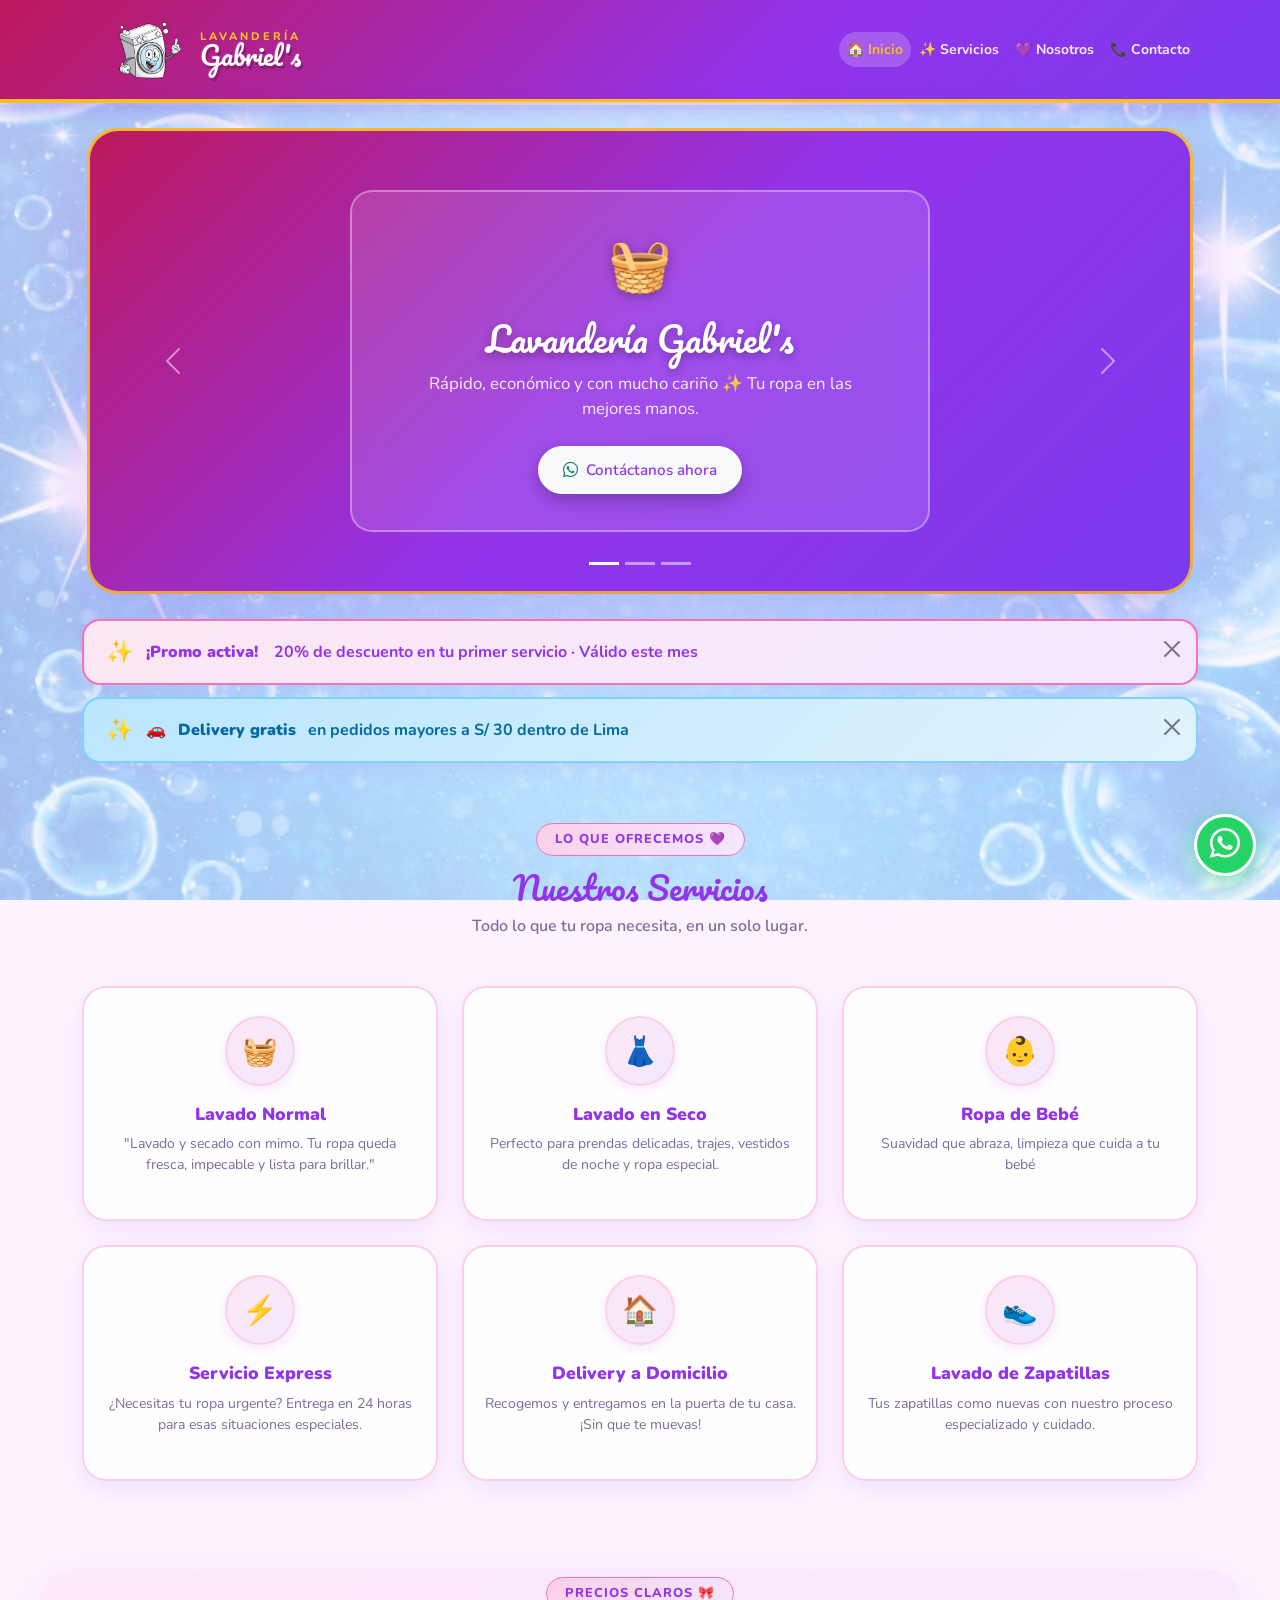
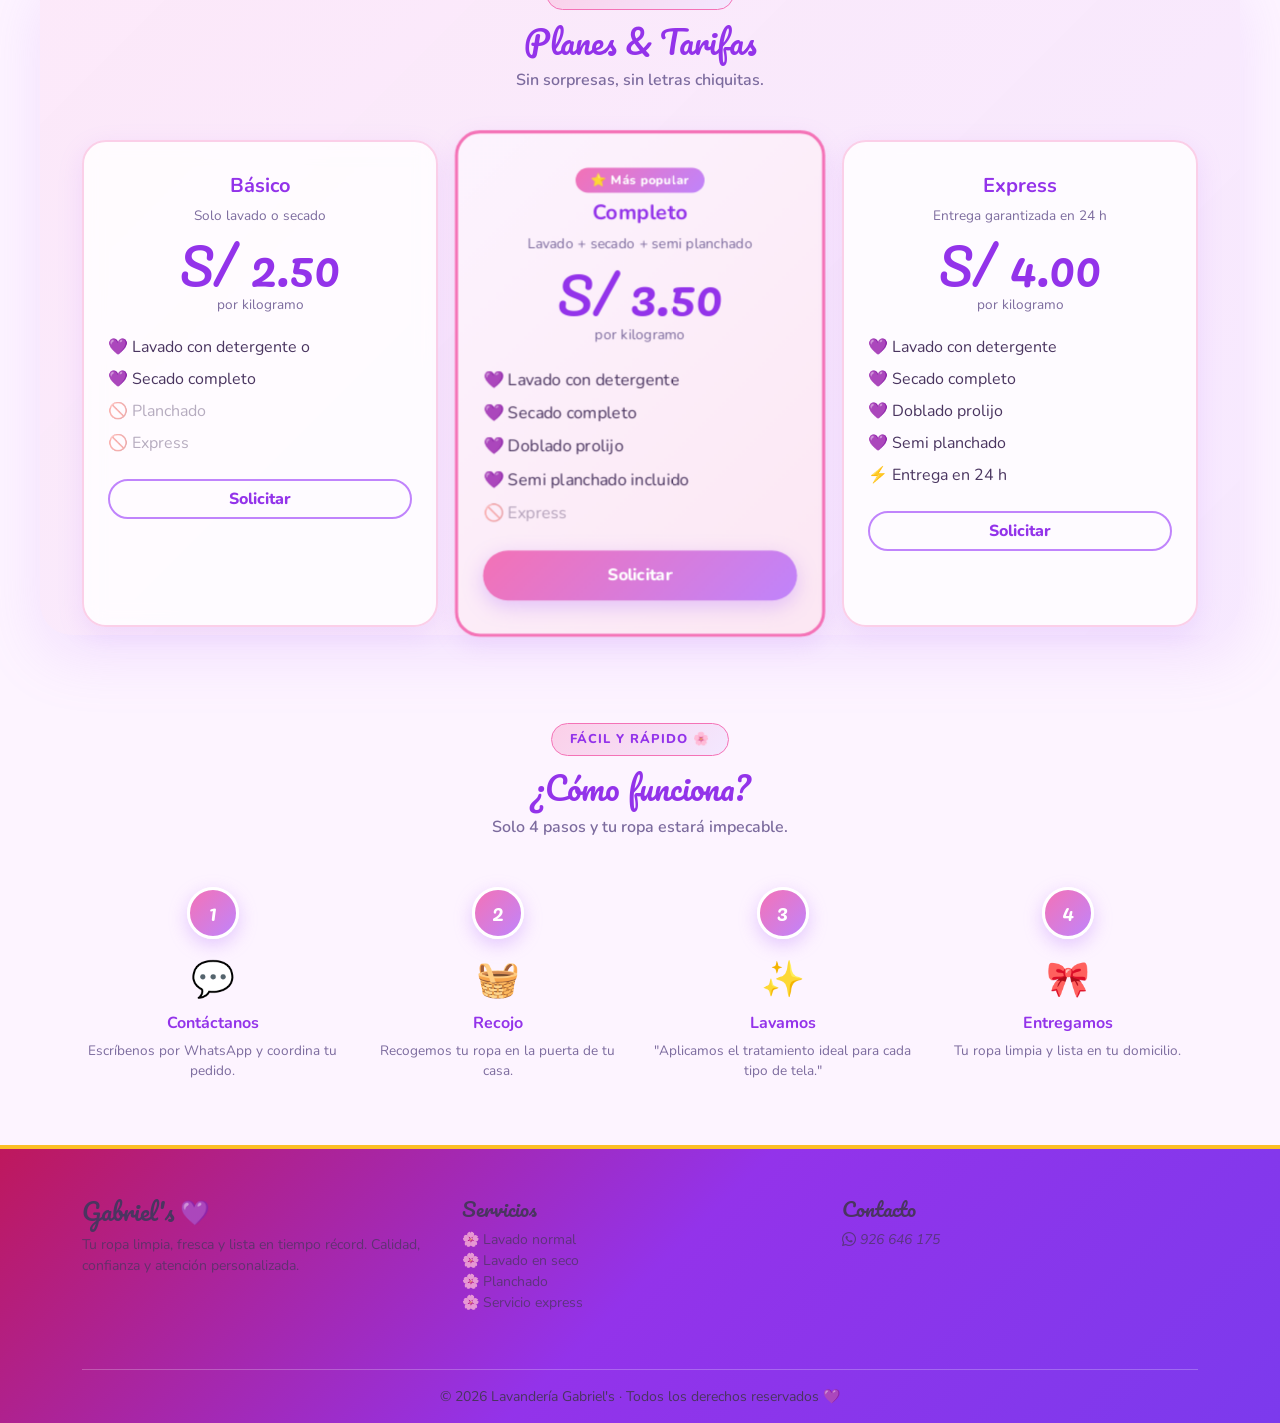
<file: index.html>
<!DOCTYPE html>
<html lang="es">

<head>
    <meta charset="UTF-8">
    <meta name="viewport" content="width=device-width, initial-scale=1.0">
    <title>Lavandería Gabriel's — Inicio</title>
    <link href="https://cdn.jsdelivr.net/npm/bootstrap@5.3.8/dist/css/bootstrap.min.css" rel="stylesheet"
        integrity="sha384-sRIl4kxILFvY47J16cr9ZwB07vP4J8+LH7qKQnuqkuIAvNWLzeN8tE5YBujZqJLB" crossorigin="anonymous">
    <link rel="stylesheet" href="https://cdn.jsdelivr.net/npm/bootstrap-icons@1.13.1/font/bootstrap-icons.min.css">
    <link rel="stylesheet" href="styles.css">
</head>

<body>

    <!-- ══ NAVBAR ══ -->
    <nav class="navbar navbar-expand-lg lavanav">
        <div class="container">
            <a class="navbar-brand d-flex align-items-center gap-2" href="index.html">
                <img src="img/logotipo01.png" alt="logo" width="110">
                <div class="d-flex flex-column">
                    <span class="brand-top">Lavandería</span>
                    <span class="brand-name">Gabriel's</span>
                </div>
            </a>
            <button class="navbar-toggler" type="button" data-bs-toggle="collapse" data-bs-target="#menu">
                <span class="navbar-toggler-icon"></span>
            </button>
            <div class="collapse navbar-collapse" id="menu">
                <ul class="navbar-nav ms-auto">
                    <li class="nav-item"><a class="nav-link activo-real" href="index.html">🏠 Inicio</a></li>
                    <li class="nav-item"><a class="nav-link" href="servicios.html">✨ Servicios</a></li>
                    <li class="nav-item"><a class="nav-link" href="nosotros.html">💜 Nosotros</a></li>
                    <li class="nav-item"><a class="nav-link" href="contacto.html">📞 Contacto</a></li>
                </ul>

            </div>
        </div>
    </nav>

    <main>

        <!-- ══ HERO CAROUSEL ══ -->
        <div id="heroCarousel" class="carousel slide carousel-fade" data-bs-ride="carousel" data-bs-interval="4500">
            <div class="carousel-indicators">
                <button type="button" data-bs-target="#heroCarousel" data-bs-slide-to="0" class="active"></button>
                <button type="button" data-bs-target="#heroCarousel" data-bs-slide-to="1"></button>
                <button type="button" data-bs-target="#heroCarousel" data-bs-slide-to="2"></button>
            </div>
            <div class="carousel-inner">

                <div class="carousel-item active">
                    <div class="carousel-slide slide-1">
                        <div>
                            <span class="carousel-icon">🧺</span>
                            <h1>Lavandería Gabriel's</h1>
                            <p>Rápido, económico y con mucho cariño ✨ Tu ropa en las mejores manos.</p>
                            <a href="https://wa.me/51926646175"
                                class="btn btn-light btn-lg rounded-pill px-4 fw-semibold">
                                <i class="bi bi-whatsapp text-success me-2"></i>Contáctanos ahora
                            </a>
                        </div>
                    </div>
                </div>

                <div class="carousel-item">
                    <div class="carousel-slide slide-2">
                        <div>
                            <span class="carousel-icon">🎀</span>
                            <h1>20% de descuento</h1>
                            <p>¡En tu primer servicio! Solo por este mes — aprovecha esta oferta especial.</p>
                            <a href="https://wa.me/51926646175"
                                class="btn btn-light btn-lg rounded-pill px-4 fw-semibold">
                                Pedir mi descuento 💕
                            </a>
                        </div>
                    </div>
                </div>

                <div class="carousel-item">
                    <div class="carousel-slide slide-3">
                        <div>
                            <span class="carousel-icon">🚗</span>
                            <h1>Delivery gratuito</h1>
                            <p>En pedidos mayores a S/ 30 — recogemos y entregamos en la puerta de tu casa.</p>
                            <a href="https://wa.me/51926646175"
                                class="btn btn-light btn-lg rounded-pill px-4 fw-semibold">
                                Solicitar delivery 🛍️
                            </a>
                        </div>
                    </div>
                </div>

            </div>
            <button class="carousel-control-prev" type="button" data-bs-target="#heroCarousel" data-bs-slide="prev">
                <span class="carousel-control-prev-icon"></span>
            </button>
            <button class="carousel-control-next" type="button" data-bs-target="#heroCarousel" data-bs-slide="next">
                <span class="carousel-control-next-icon"></span>
            </button>
        </div>

        <!-- ══ PROMOS ══ -->
        <div class="container mt-4">
            <div class="promo-banner alert-dismissible fade show" role="alert">
                <strong>¡Promo activa!</strong> &nbsp;20% de descuento en tu primer servicio · Válido este mes
                <button type="button" class="btn-close ms-auto" data-bs-dismiss="alert"></button>
            </div>
            <div class="promo-banner info alert-dismissible fade show" role="alert">
                🚗 <strong>Delivery gratis</strong> en pedidos mayores a S/ 30 dentro de Lima
                <button type="button" class="btn-close ms-auto" data-bs-dismiss="alert"></button>
            </div>
        </div>

        <!-- ══ SERVICIOS ══ -->
        <section id="servicios" class="py-5">
            <div class="container">
                <div class="text-center mb-5 fade-in">
                    <span class="section-badge">Lo que ofrecemos 💜</span>
                    <h2 class="section-title">Nuestros Servicios</h2>
                    <p style="color:var(--texto-claro); font-weight:600;">Todo lo que tu ropa necesita, en un solo
                        lugar.</p>
                </div>
                <div class="row g-4">

                    <div class="col-md-4 fade-in">
                        <div class="service-card">
                            <div class="service-icon">🧺</div>
                            <h5>Lavado Normal</h5>
                            <p>"Lavado y secado con mimo. Tu ropa queda fresca, impecable y lista para brillar."</p>
                        </div>
                    </div>

                    <div class="col-md-4 fade-in">
                        <div class="service-card">
                            <div class="service-icon">👗</div>
                            <h5>Lavado en Seco</h5>
                            <p>Perfecto para prendas delicadas, trajes, vestidos de noche y ropa especial.</p>
                        </div>
                    </div>

                    <div class="col-md-4 fade-in">
                        <div class="service-card">
                            <div class="service-icon">👶</div>
                            <h5>Ropa de Bebé</h5>
                            <p>Suavidad que abraza, limpieza que cuida a tu bebé</p>
                        </div>
                    </div>

                    <div class="col-md-4 fade-in">
                        <div class="service-card">
                            <div class="service-icon">⚡</div>
                            <h5>Servicio Express</h5>
                            <p>¿Necesitas tu ropa urgente? Entrega en 24 horas para esas situaciones especiales.</p>
                        </div>
                    </div>

                    <div class="col-md-4 fade-in">
                        <div class="service-card">
                            <div class="service-icon">🏠</div>
                            <h5>Delivery a Domicilio</h5>
                            <p>Recogemos y entregamos en la puerta de tu casa. ¡Sin que te muevas!</p>
                        </div>
                    </div>

                    <div class="col-md-4 fade-in">
                        <div class="service-card">
                            <div class="service-icon">👟</div>
                            <h5>Lavado de Zapatillas</h5>
                            <p>Tus zapatillas como nuevas con nuestro proceso especializado y cuidado.</p>
                        </div>
                    </div>

                </div>
            </div>
        </section>

        <!-- ══ PRECIOS ══ -->
        <section id="precios" class="py-2">
            <div class="container">
                <div class="text-center mb-5 fade-in">
                    <span class="section-badge">Precios claros 🎀</span>
                    <h2 class="section-title">Planes & Tarifas</h2>
                    <p style="color:var(--texto-claro); font-weight:600;">Sin sorpresas, sin letras chiquitas.</p>
                </div>
                <div class="row g-4 justify-content-center">

                    <div class="col-md-4 fade-in">
                        <div class="price-card">
                            <h5 class="fw-bold" style="color:var(--lila-oscuro)">Básico</h5>
                            <p style="color:var(--texto-claro); font-size:0.85rem">Solo lavado o secado</p>
                            <div class="price-amount">S/ 2.50</div>
                            <p style="color:var(--texto-claro); margin-bottom:20px; font-size:0.85rem">por kilogramo</p>
                            <ul class="list-unstyled text-start mb-4">
                                <li class="mb-2">💜 Lavado con detergente o</li>
                                <li class="mb-2">💜 Secado completo</li>
                                <li class="mb-2" style="opacity:0.4">🚫 Planchado</li>
                                <li class="mb-2" style="opacity:0.4">🚫 Express</li>
                            </ul>
                            <a href="https://wa.me/51926646175"
                                class="btn btn-outline-primary w-100 rounded-pill">Solicitar</a>
                        </div>
                    </div>

                    <div class="col-md-4 fade-in">
                        <div class="price-card featured">
                            <span class="price-badge">⭐ Más popular</span>
                            <h5 class="fw-bold mt-2" style="color:var(--lila-oscuro)">Completo</h5>
                            <p style="color:var(--texto-claro); font-size:0.85rem">Lavado + secado + semi planchado</p>
                            <div class="price-amount">S/ 3.50</div>
                            <p style="color:var(--texto-claro); margin-bottom:20px; font-size:0.85rem">por kilogramo</p>
                            <ul class="list-unstyled text-start mb-4">
                                <li class="mb-2">💜 Lavado con detergente</li>
                                <li class="mb-2">💜 Secado completo</li>
                                <li class="mb-2">💜 Doblado prolijo</li>
                                <li class="mb-2">💜 Semi planchado incluido</li>
                                <li class="mb-2" style="opacity:0.4">🚫 Express</li>
                            </ul>
                            <a href="https://wa.me/51926646175" class="btn btn-primary w-100 rounded-pill">Solicitar</a>
                        </div>
                    </div>

                    <div class="col-md-4 fade-in">
                        <div class="price-card">
                            <h5 class="fw-bold" style="color:var(--lila-oscuro)">Express</h5>
                            <p style="color:var(--texto-claro); font-size:0.85rem">Entrega garantizada en 24 h</p>
                            <div class="price-amount">S/ 4.00</div>
                            <p style="color:var(--texto-claro); margin-bottom:20px; font-size:0.85rem">por kilogramo</p>
                            <ul class="list-unstyled text-start mb-4">
                                <li class="mb-2">💜 Lavado con detergente</li>
                                <li class="mb-2">💜 Secado completo</li>
                                <li class="mb-2">💜 Doblado prolijo</li>
                                <li class="mb-2">💜 Semi planchado</li>
                                <li class="mb-2">⚡ Entrega en 24 h</li>
                            </ul>
                            <a href="https://wa.me/51926646175"
                                class="btn btn-outline-primary w-100 rounded-pill">Solicitar</a>
                        </div>
                    </div>

                </div>
            </div>
        </section>

        <!-- ══ PROCESO ══ -->
        <section id="proceso" class="py-5">
            <div class="container">
                <div class="text-center mb-5 fade-in">
                    <span class="section-badge">Fácil y rápido 🌸</span>
                    <h2 class="section-title">¿Cómo funciona?</h2>
                    <p style="color:var(--texto-claro); font-weight:600;">Solo 4 pasos y tu ropa estará impecable.</p>
                </div>
                <div class="row text-center g-4">
                    <div class="col-6 col-md-3 fade-in">
                        <div class="step-circle">1</div>
                        <div style="font-size:2.2rem; margin-bottom:8px;">💬</div>
                        <h6 class="fw-bold" style="color:var(--lila-oscuro)">Contáctanos</h6>
                        <p style="color:var(--texto-claro); font-size:0.85rem">Escríbenos por WhatsApp y coordina tu
                            pedido.</p>
                    </div>
                    <div class="col-6 col-md-3 fade-in">
                        <div class="step-circle">2</div>
                        <div style="font-size:2.2rem; margin-bottom:8px;">🧺</div>
                        <h6 class="fw-bold" style="color:var(--lila-oscuro)">Recojo</h6>
                        <p style="color:var(--texto-claro); font-size:0.85rem">Recogemos tu ropa en la puerta de tu
                            casa.</p>
                    </div>
                    <div class="col-6 col-md-3 fade-in">
                        <div class="step-circle">3</div>
                        <div style="font-size:2.2rem; margin-bottom:8px;">✨</div>
                        <h6 class="fw-bold" style="color:var(--lila-oscuro)">Lavamos</h6>
                        <p style="color:var(--texto-claro); font-size:0.85rem">"Aplicamos el tratamiento ideal para cada
                            tipo de tela."</p>
                    </div>
                    <div class="col-6 col-md-3 fade-in">
                        <div class="step-circle">4</div>
                        <div style="font-size:2.2rem; margin-bottom:8px;">🎀</div>
                        <h6 class="fw-bold" style="color:var(--lila-oscuro)">Entregamos</h6>
                        <p style="color:var(--texto-claro); font-size:0.85rem">Tu ropa limpia y lista en tu domicilio.
                        </p>
                    </div>
                </div>
            </div>
        </section>

    </main>

    <!-- ══ TOAST BIENVENIDA ══ -->
    <div class="toast-container position-fixed bottom-0 start-0 p-3" style="z-index:1100;">
        <div id="welcomeToast" class="toast align-items-center border-0" role="alert" data-bs-delay="8000">
            <div class="d-flex">
                <div class="toast-body text-white fw-bold">
                    🎀 ¡Hola! Escríbenos y recibe <strong>20% de descuento</strong> en tu primer servicio.
                </div>
                <button type="button" class="btn-close btn-close-white me-2 m-auto" data-bs-dismiss="toast"></button>
            </div>
        </div>
    </div>

    <!-- ══ WHATSAPP FLOTANTE ══ -->
    <a href="https://wa.me/51926646175" class="whatsapp-btn" title="Escríbenos por WhatsApp">
        <i class="bi bi-whatsapp"></i>
    </a>

    <!-- ══ FOOTER ══ -->
    <footer class="pt-5 pb-3">
        <div class="container">
            <div class="row">
                <div class="col-md-4 mb-4">
                    <h4>Gabriel's 💜</h4>
                    <p class="small opacity-75">Tu ropa limpia, fresca y lista en tiempo récord. Calidad, confianza y
                        atención personalizada.</p>
                </div>
                <div class="col-md-4 mb-4">
                    <h5>Servicios</h5>
                    <ul class="list-unstyled small opacity-75">
                        <li>🌸 Lavado normal</li>
                        <li>🌸 Lavado en seco</li>
                        <li>🌸 Planchado</li>
                        <li>🌸 Servicio express</li>
                    </ul>
                </div>
                <div class="col-md-4 mb-4">
                    <h5>Contacto</h5>
                    <p class="mb-1 small opacity-75"><i class="bi bi-whatsapp"> 926 646 175</i></p>

                </div>
            </div>
            <hr class="border-light opacity-25">
            <div class="text-center small opacity-60">© 2026 Lavandería Gabriel's · Todos los derechos reservados 💜
            </div>
        </div>
    </footer>

    <script src="https://cdn.jsdelivr.net/npm/bootstrap@5.3.8/dist/js/bootstrap.bundle.min.js"
        integrity="sha384-FKyoEForCGlyvwx9Hj09JcYn3nv7wiPVlz7YYwJrWVcXK/BmnVDxM+D2scQbITxI"
        crossorigin="anonymous"></script>
    <script src="apps.js"></script>
</body>

</html>
</file>
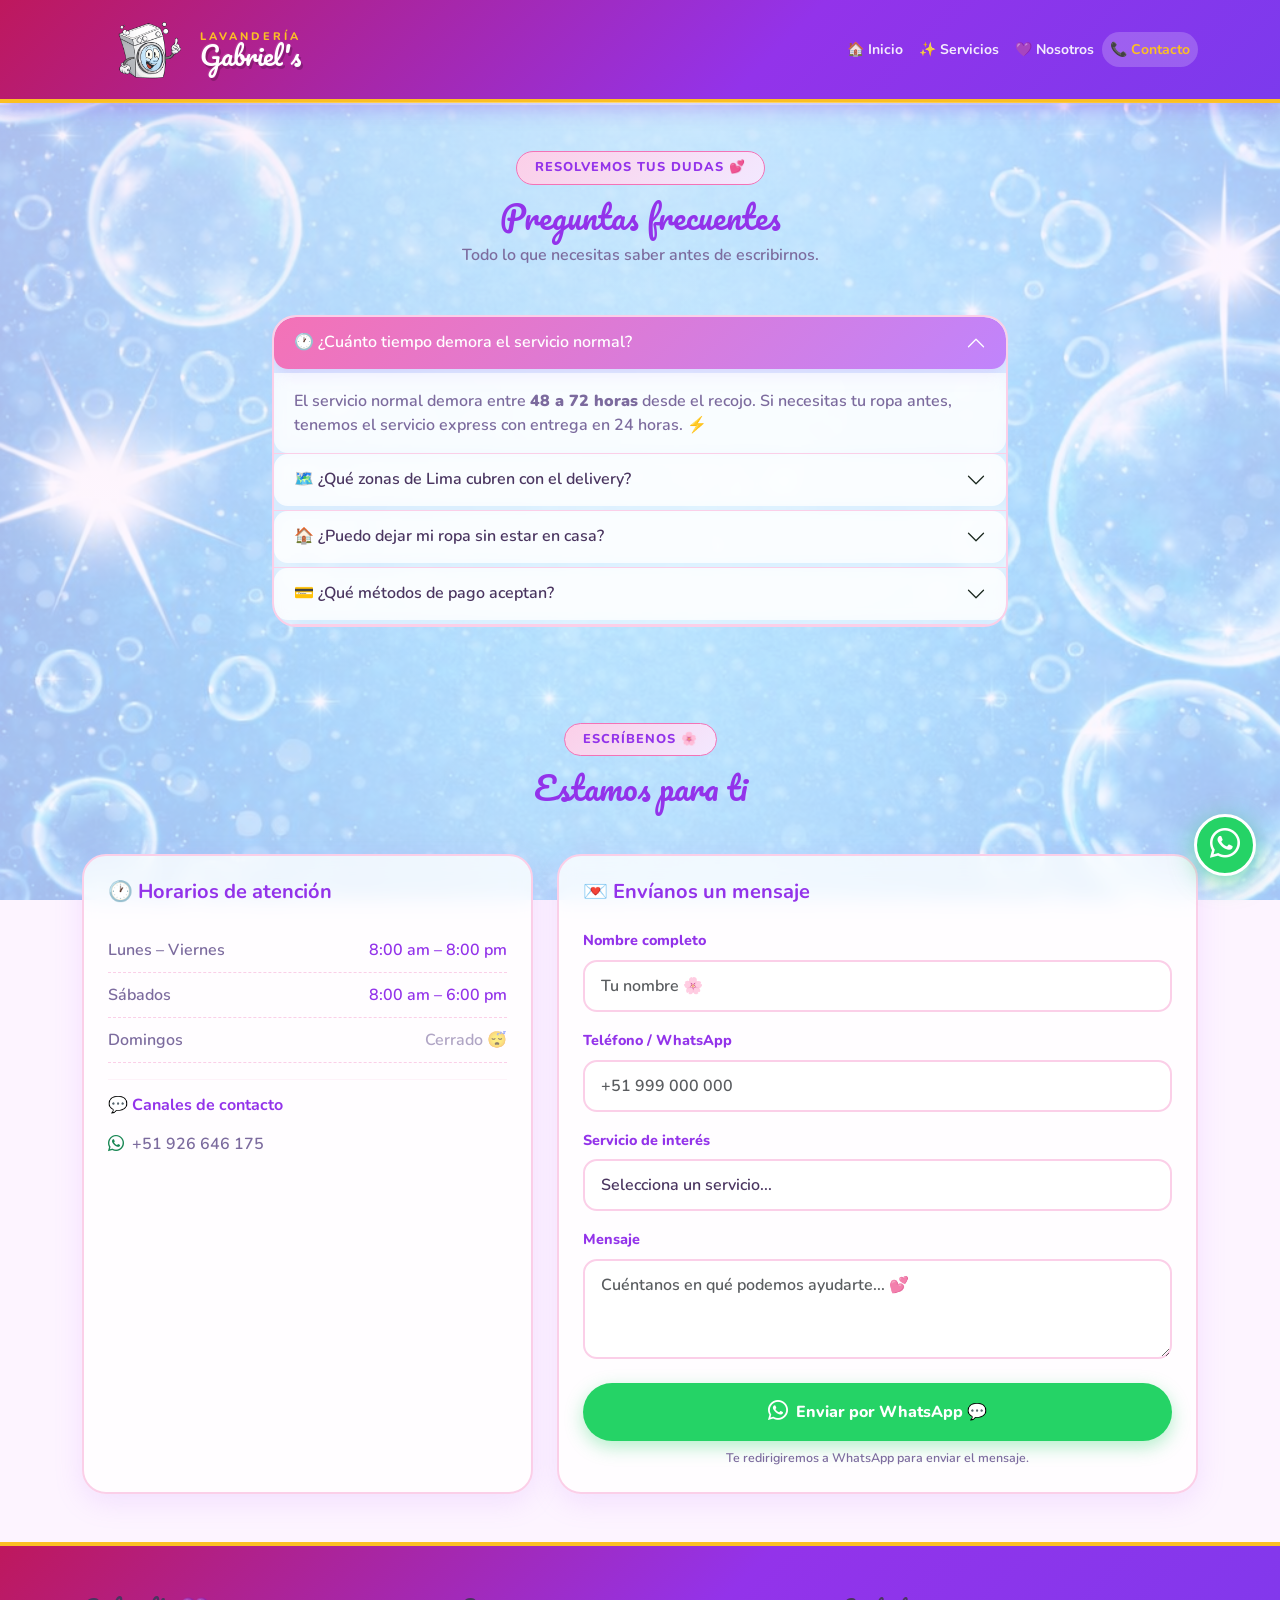
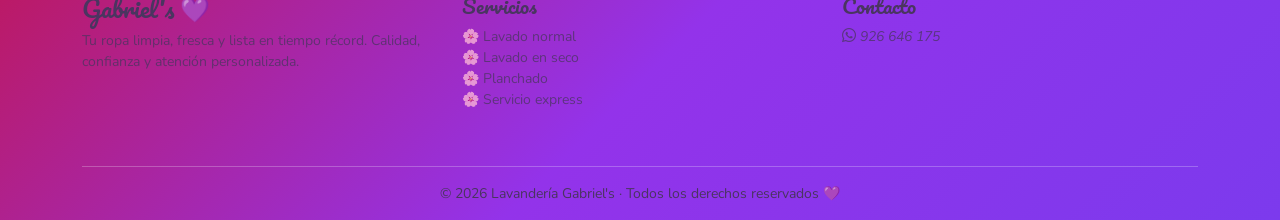
<file: contacto.html>
<!DOCTYPE html>
<html lang="es">

<head>
    <meta charset="UTF-8">
    <meta name="viewport" content="width=device-width, initial-scale=1.0">
    <title>Contacto — Lavandería Gabriel's</title>
    <link href="https://cdn.jsdelivr.net/npm/bootstrap@5.3.8/dist/css/bootstrap.min.css" rel="stylesheet"
        integrity="sha384-sRIl4kxILFvY47J16cr9ZwB07vP4J8+LH7qKQnuqkuIAvNWLzeN8tE5YBujZqJLB" crossorigin="anonymous">
    <link rel="stylesheet" href="https://cdn.jsdelivr.net/npm/bootstrap-icons@1.13.1/font/bootstrap-icons.min.css">
    <link rel="stylesheet" href="styles.css">
</head>

<body>

    <nav class="navbar navbar-expand-lg lavanav">
        <div class="container">
            <a class="navbar-brand d-flex align-items-center gap-2" href="index.html">
                <img src="img/logotipo01.png" alt="logo" width="110">
                <div class="d-flex flex-column">
                    <span class="brand-top">Lavandería</span>
                    <span class="brand-name">Gabriel's</span>
                </div>
            </a>
            <button class="navbar-toggler" type="button" data-bs-toggle="collapse" data-bs-target="#menu">
                <span class="navbar-toggler-icon"></span>
            </button>
            <div class="collapse navbar-collapse" id="menu">
                <ul class="navbar-nav ms-auto">
                    <li class="nav-item"><a class="nav-link" href="index.html">🏠 Inicio</a></li>
                    <li class="nav-item"><a class="nav-link" href="servicios.html">✨ Servicios</a></li>
                    <li class="nav-item"><a class="nav-link" href="nosotros.html">💜 Nosotros</a></li>
                    <li class="nav-item"><a class="nav-link activo-real" href="contacto.html">📞 Contacto</a></li>
                </ul>
            </div>
        </div>
    </nav>

    <main>

        <!-- ══ FAQ ══ -->
        <section id="faq" class="py-5">
            <div class="container">
                <div class="text-center mb-5 fade-in">
                    <span class="section-badge">Resolvemos tus dudas 💕</span>
                    <h2 class="section-title">Preguntas frecuentes</h2>
                    <p style="color:var(--texto-claro); font-weight:600;">Todo lo que necesitas saber antes de
                        escribirnos.</p>
                </div>

                <div class="row justify-content-center">
                    <div class="col-lg-8">
                        <div class="accordion accordion-flush rounded-4 overflow-hidden fade-in" id="faqAccordion"
                            style="background:rgba(255,255,255,0.5); backdrop-filter:blur(8px); border:2px solid var(--rosa-medio); border-radius:24px !important;">

                            <div class="accordion-item border-0 border-bottom"
                                style="border-color: var(--rosa-medio) !important;">
                                <h2 class="accordion-header">
                                    <button class="accordion-button fw-semibold" type="button" data-bs-toggle="collapse"
                                        data-bs-target="#faq1">
                                        🕐 ¿Cuánto tiempo demora el servicio normal?
                                    </button>
                                </h2>
                                <div id="faq1" class="accordion-collapse collapse show" data-bs-parent="#faqAccordion">
                                    <div class="accordion-body">
                                        El servicio normal demora entre <strong>48 a 72 horas</strong> desde el recojo.
                                        Si necesitas tu ropa antes, tenemos el servicio express con entrega en 24 horas.
                                        ⚡
                                    </div>
                                </div>
                            </div>

                            <div class="accordion-item border-0 border-bottom"
                                style="border-color: var(--rosa-medio) !important;">
                                <h2 class="accordion-header">
                                    <button class="accordion-button fw-semibold collapsed" type="button"
                                        data-bs-toggle="collapse" data-bs-target="#faq2">
                                        🗺️ ¿Qué zonas de Lima cubren con el delivery?
                                    </button>
                                </h2>
                                <div id="faq2" class="accordion-collapse collapse" data-bs-parent="#faqAccordion">
                                    <div class="accordion-body">
                                        Actualmente cubrimos Villa el Salvador. Consúltanos por WhatsApp si tu zona no está en la
                                        lista. 📍
                                    </div>
                                </div>
                            </div>

                            <div class="accordion-item border-0 border-bottom"
                                style="border-color: var(--rosa-medio) !important;">
                                <h2 class="accordion-header">
                                    <button class="accordion-button fw-semibold collapsed" type="button"
                                        data-bs-toggle="collapse" data-bs-target="#faq3">
                                        🏠 ¿Puedo dejar mi ropa sin estar en casa?
                                    </button>
                                </h2>
                                <div id="faq3" class="accordion-collapse collapse" data-bs-parent="#faqAccordion">
                                    <div class="accordion-body">
                                        ¡Sí! Coordinamos con portería para el recojo y
                                        entrega. Solo avísanos con anticipación. 😊
                                    </div>
                                </div>
                            </div>

                            <div class="accordion-item border-0 border-bottom"
                                style="border-color: var(--rosa-medio) !important;">
                                <h2 class="accordion-header">
                                    <button class="accordion-button fw-semibold collapsed" type="button"
                                        data-bs-toggle="collapse" data-bs-target="#faq4">
                                        💳 ¿Qué métodos de pago aceptan?
                                    </button>
                                </h2>
                                <div id="faq4" class="accordion-collapse collapse" data-bs-parent="#faqAccordion">
                                    <div class="accordion-body">
                                        Aceptamos efectivo, Yape. El pago se realiza al
                                        momento de la entrega. 💸
                                    </div>
                                </div>
                            </div>

                        </div>
                    </div>
                </div>
            </div>
        </section>

        <!-- ══ CONTACTO ══ -->
        <section id="contacto" class="py-5">
            <div class="container">
                <div class="text-center mb-5 fade-in">
                    <span class="section-badge">Escríbenos 🌸</span>
                    <h2 class="section-title">Estamos para ti</h2>
                </div>

                <div class="row g-4 justify-content-center">

                    <!-- HORARIOS -->
                    <div class="col-md-5 fade-in">
                        <div class="card p-4 h-100">
                            <h5 class="fw-bold mb-4" style="color:var(--lila-oscuro)">
                                🕐 Horarios de atención
                            </h5>
                            <div class="horario-row d-flex justify-content-between">
                                <span>Lunes – Viernes</span>
                                <span class="fw-semibold">8:00 am – 8:00 pm</span>
                            </div>
                            <div class="horario-row d-flex justify-content-between">
                                <span>Sábados</span>
                                <span class="fw-semibold">8:00 am – 6:00 pm</span>
                            </div>
                            <div class="horario-row d-flex justify-content-between">
                                <span>Domingos</span>
                                <span class="fw-semibold" style="color:var(--texto-claro); opacity:0.6">Cerrado
                                    😴</span>
                            </div>

                            <hr style="border-color:var(--rosa-medio)">

                            <h6 class="fw-bold mb-3" style="color:var(--lila-oscuro)">💬 Canales de contacto</h6>
                            <p class="mb-2" style="color:var(--texto-claro); font-weight:600;">
                                <i class="bi bi-whatsapp text-success me-2"></i>+51 926 646 175
                            </p>
                        </div>
                    </div>

                    <!-- FORMULARIO -->
                    <div class="col-md-7 fade-in">
                        <div class="card p-4 h-100">
                            <h5 class="fw-bold mb-4" style="color:var(--lila-oscuro)">
                                💌 Envíanos un mensaje
                            </h5>

                            <div class="mb-3">
                                <label class="form-label">Nombre completo</label>
                                <input type="text" class="form-control" placeholder="Tu nombre 🌸" id="fNombre">
                            </div>
                            <div class="mb-3">
                                <label class="form-label">Teléfono / WhatsApp</label>
                                <input type="tel" class="form-control" placeholder="+51 999 000 000" id="fTelefono">
                            </div>
                            <div class="mb-3">
                                <label class="form-label">Servicio de interés</label>
                                <select class="form-select" id="fServicio">
                                    <option value="">Selecciona un servicio...</option>
                                    <option>Lavado normal</option>
                                    <option>Lavado en seco</option>
                                    <option>Ropa de bebé</option>
                                    <option>Servicio express</option>
                                    <option>Planchado</option>
                                    <option>Recojo y delivery</option>
                                </select>
                            </div>
                            <div class="mb-4">
                                <label class="form-label">Mensaje</label>
                                <textarea class="form-control" rows="3"
                                    placeholder="Cuéntanos en qué podemos ayudarte... 💕" id="fMensaje"></textarea>
                            </div>

                            <button onclick="enviarWhatsApp()"
                                class="btn btn-success w-100 rounded-pill d-flex align-items-center justify-content-center gap-2"
                                style="font-size:1rem; padding:14px;">
                                <i class="bi bi-whatsapp fs-5"></i>
                                Enviar por WhatsApp 💬
                            </button>
                            <p class="text-center mt-2 mb-0"
                                style="font-size:0.78rem; color:var(--texto-claro); font-weight:600;">
                                Te redirigiremos a WhatsApp para enviar el mensaje.
                            </p>
                        </div>
                    </div>

                </div>
            </div>
        </section>

    </main>

    <!-- ══ TOAST ══ -->
    <div class="toast-container position-fixed bottom-0 start-0 p-3" style="z-index:1100;">
        <div id="welcomeToast" class="toast align-items-center border-0" role="alert" data-bs-delay="8000">
            <div class="d-flex">
                <div class="toast-body text-white fw-bold">
                    🎀 ¡Hola! Escríbenos y recibe <strong>20% de descuento</strong> en tu primer servicio.
                </div>
                <button type="button" class="btn-close btn-close-white me-2 m-auto" data-bs-dismiss="toast"></button>
            </div>
        </div>
    </div>

    <a href="https://wa.me/51926646175" class="whatsapp-btn" title="Escríbenos por WhatsApp">
        <i class="bi bi-whatsapp"></i>
    </a>

    <footer class="pt-5 pb-3">
        <div class="container">
            <div class="row">
                <div class="col-md-4 mb-4">
                    <h4>Gabriel's 💜</h4>
                    <p class="small opacity-75">Tu ropa limpia, fresca y lista en tiempo récord. Calidad, confianza y
                        atención personalizada.</p>
                </div>
                <div class="col-md-4 mb-4">
                    <h5>Servicios</h5>
                    <ul class="list-unstyled small opacity-75">
                        <li>🌸 Lavado normal</li>
                        <li>🌸 Lavado en seco</li>
                        <li>🌸 Planchado</li>
                        <li>🌸 Servicio express</li>
                    </ul>
                </div>
                <div class="col-md-4 mb-4">
                    <h5>Contacto</h5>
                    <p class="mb-1 small opacity-75"><i class="bi bi-whatsapp"> 926 646 175</i></p>

                </div>
            </div>
            <hr class="border-light opacity-25">
            <div class="text-center small opacity-60">© 2026 Lavandería Gabriel's · Todos los derechos reservados 💜
            </div>
        </div>
    </footer>

    <script src="https://cdn.jsdelivr.net/npm/bootstrap@5.3.8/dist/js/bootstrap.bundle.min.js"
        integrity="sha384-FKyoEForCGlyvwx9Hj09JcYn3nv7wiPVlz7YYwJrWVcXK/BmnVDxM+D2scQbITxI"
        crossorigin="anonymous"></script>
    <script src="apps.js"></script>
    <script>
        function enviarWhatsApp() {
            const nombre = document.getElementById('fNombre').value.trim();
            const telefono = document.getElementById('fTelefono').value.trim();
            const servicio = document.getElementById('fServicio').value;
            const mensaje = document.getElementById('fMensaje').value.trim();
            const texto = `🌸 *Hola Lavandería Gabriel's!*\n\n👤 Nombre: ${nombre || 'No indicado'}\n📞 Teléfono: ${telefono || 'No indicado'}\n🧺 Servicio: ${servicio || 'No indicado'}\n💬 Mensaje: ${mensaje || 'Sin mensaje'}`;
            const url = `https://wa.me/51926646175?text=${encodeURIComponent(texto)}`;
            window.open(url, '_blank');
        }
    </script>
</body>

</html>
</file>
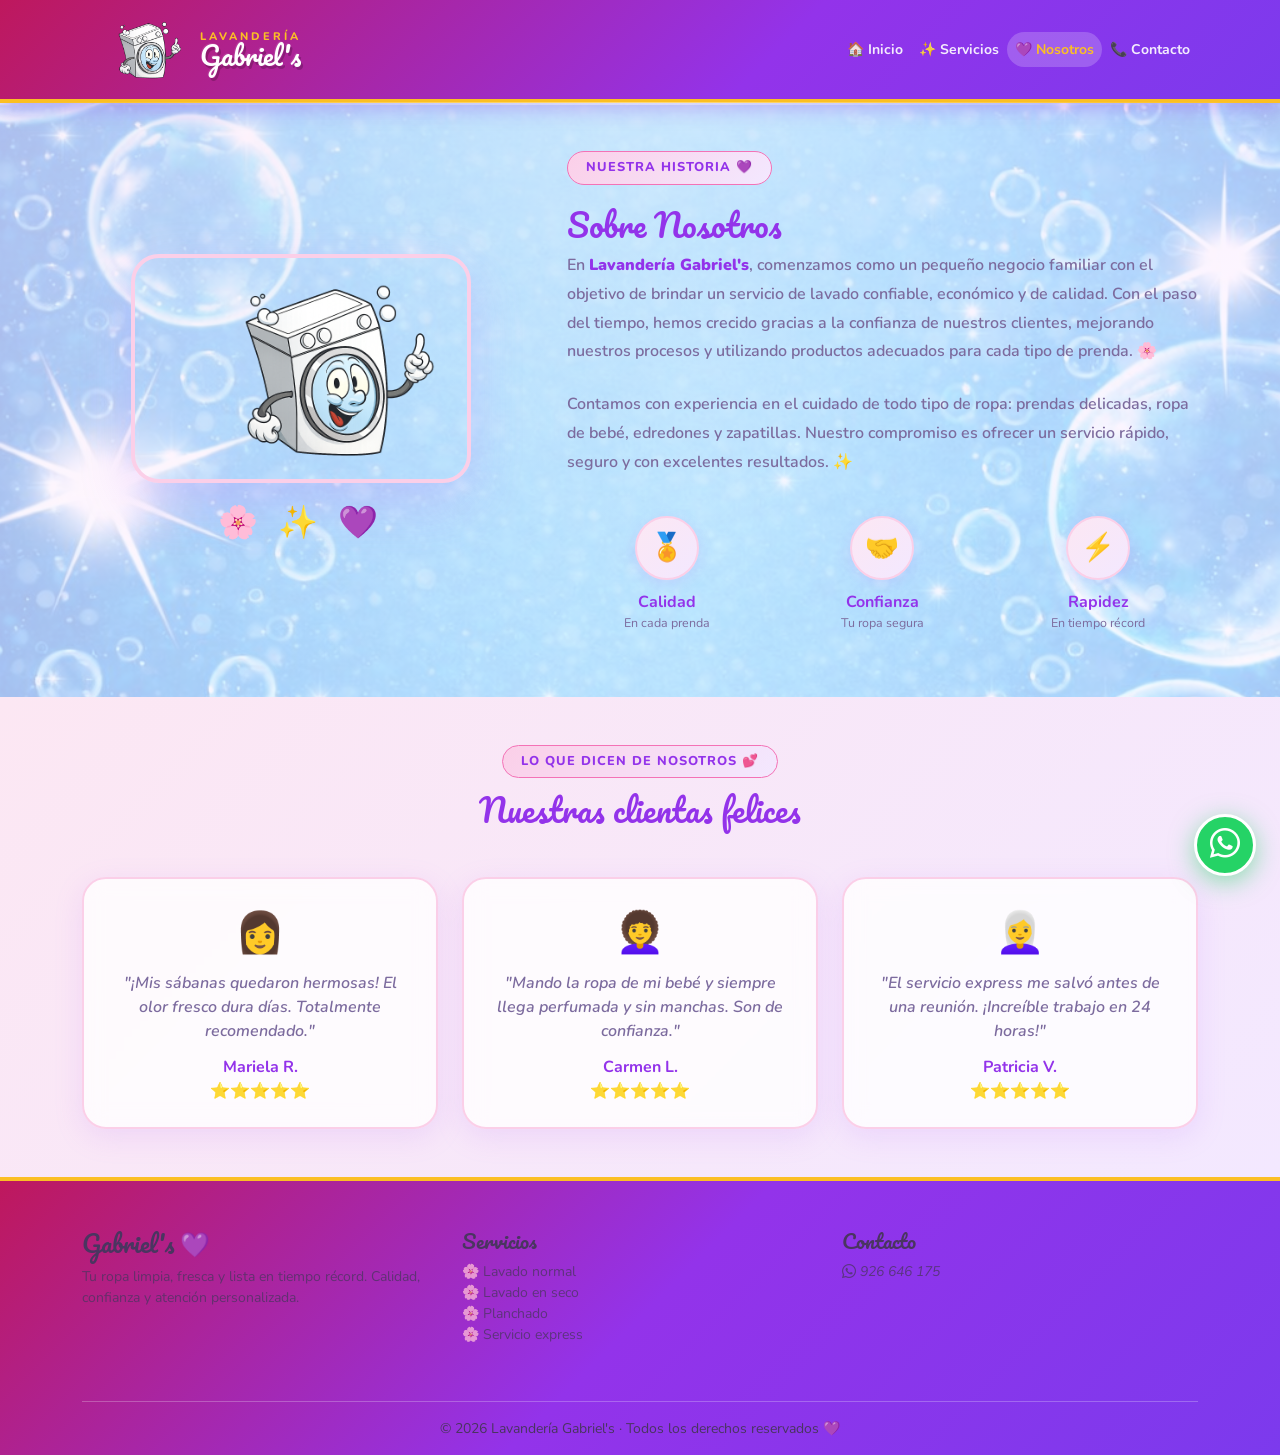
<file: nosotros.html>
<!DOCTYPE html>
<html lang="es">

<head>
    <meta charset="UTF-8">
    <meta name="viewport" content="width=device-width, initial-scale=1.0">
    <title>Nosotros — Lavandería Gabriel's</title>
    <link href="https://cdn.jsdelivr.net/npm/bootstrap@5.3.8/dist/css/bootstrap.min.css" rel="stylesheet"
        integrity="sha384-sRIl4kxILFvY47J16cr9ZwB07vP4J8+LH7qKQnuqkuIAvNWLzeN8tE5YBujZqJLB" crossorigin="anonymous">
    <link rel="stylesheet" href="https://cdn.jsdelivr.net/npm/bootstrap-icons@1.13.1/font/bootstrap-icons.min.css">
    <link rel="stylesheet" href="styles.css">
</head>

<body>

    <nav class="navbar navbar-expand-lg lavanav">
        <div class="container">
            <a class="navbar-brand d-flex align-items-center gap-2" href="index.html">
                <img src="img/logotipo01.png" alt="logo" width="110">
                <div class="d-flex flex-column">
                    <span class="brand-top">Lavandería</span>
                    <span class="brand-name">Gabriel's</span>
                </div>
            </a>
            <button class="navbar-toggler" type="button" data-bs-toggle="collapse" data-bs-target="#menu">
                <span class="navbar-toggler-icon"></span>
            </button>
            <div class="collapse navbar-collapse" id="menu">
                <ul class="navbar-nav ms-auto">
                    <li class="nav-item"><a class="nav-link" href="index.html">🏠 Inicio</a></li>
                    <li class="nav-item"><a class="nav-link" href="servicios.html">✨ Servicios</a></li>
                    <li class="nav-item"><a class="nav-link activo-real" href="nosotros.html">💜 Nosotros</a></li>
                    <li class="nav-item"><a class="nav-link" href="contacto.html">📞 Contacto</a></li>
                </ul>
            </div>
        </div>
    </nav>

    <main>

        <!-- SOBRE NOSOTROS -->
        <section class="container py-5">
            <div class="row align-items-center g-5">

                <!-- IMAGEN -->
                <div class="col-md-5 fade-in text-center">
                    <img src="img/logotipo01.png" class="nosotros-img img-fluid" alt="Lavandería Gabriel's"
                        style="max-width:340px;">
                    <!-- Decoración debajo de la imagen -->
                    <div class="mt-3" style="font-size:2rem; letter-spacing:6px;">🌸 ✨ 💜</div>
                </div>

                <!-- TEXTO -->
                <div class="col-md-7 fade-in">
                    <span class="section-badge">Nuestra historia 💜</span>
                    <h2 class="section-title mt-2">Sobre Nosotros</h2>

                    <p style="color:var(--texto-claro); font-weight:600; line-height:1.8;" class="mb-4">
                        En <strong style="color:var(--lila-oscuro)">Lavandería Gabriel's</strong>, comenzamos como un
                        pequeño negocio familiar
                        con el objetivo de brindar un servicio de lavado confiable, económico y de calidad.
                        Con el paso del tiempo, hemos crecido gracias a la confianza de nuestros clientes,
                        mejorando nuestros procesos y utilizando productos adecuados para cada tipo de prenda. 🌸
                    </p>

                    <p style="color:var(--texto-claro); font-weight:600; line-height:1.8;">
                        Contamos con experiencia en el cuidado de todo tipo de ropa: prendas delicadas,
                        ropa de bebé, edredones y zapatillas. Nuestro compromiso es ofrecer un servicio
                        rápido, seguro y con excelentes resultados. ✨
                    </p>

                    <!-- VALORES -->
                    <div class="row text-center mt-4 g-3">
                        <div class="col-4">
                            <div class="valor-icon">🏅</div>
                            <p class="fw-bold mb-0" style="color:var(--lila-oscuro)">Calidad</p>
                            <p style="font-size:0.78rem; color:var(--texto-claro)">En cada prenda</p>
                        </div>
                        <div class="col-4">
                            <div class="valor-icon">🤝</div>
                            <p class="fw-bold mb-0" style="color:var(--lila-oscuro)">Confianza</p>
                            <p style="font-size:0.78rem; color:var(--texto-claro)">Tu ropa segura</p>
                        </div>
                        <div class="col-4">
                            <div class="valor-icon">⚡</div>
                            <p class="fw-bold mb-0" style="color:var(--lila-oscuro)">Rapidez</p>
                            <p style="font-size:0.78rem; color:var(--texto-claro)">En tiempo récord</p>
                        </div>
                    </div>

                </div>
            </div>
        </section>

        <!-- TESTIMONIOS (sección nueva) -->
        <section class="py-5"
            style="background: linear-gradient(135deg, var(--rosa-claro), var(--lila-claro)); position:relative; z-index:1;">
            <div class="container">
                <div class="text-center mb-5 fade-in">
                    <span class="section-badge">Lo que dicen de nosotros 💕</span>
                    <h2 class="section-title">Nuestras clientas felices</h2>
                </div>
                <div class="row g-4 justify-content-center">

                    <div class="col-md-4 fade-in">
                        <div class="card p-4 h-100 text-center">
                            <div style="font-size:2.5rem; margin-bottom:8px;">👩</div>
                            <p
                                style="color:var(--texto-claro); font-weight:600; font-style:italic; margin-bottom:12px;">
                                "¡Mis sábanas quedaron hermosas! El olor fresco dura días. Totalmente recomendado."
                            </p>
                            <p class="fw-bold mb-0" style="color:var(--lila-oscuro)">Mariela R.</p>
                            <div style="color:var(--dorado)">⭐⭐⭐⭐⭐</div>
                        </div>
                    </div>

                    <div class="col-md-4 fade-in">
                        <div class="card p-4 h-100 text-center">
                            <div style="font-size:2.5rem; margin-bottom:8px;">👩‍🦱</div>
                            <p
                                style="color:var(--texto-claro); font-weight:600; font-style:italic; margin-bottom:12px;">
                                "Mando la ropa de mi bebé y siempre llega perfumada y sin manchas. Son de confianza."
                            </p>
                            <p class="fw-bold mb-0" style="color:var(--lila-oscuro)">Carmen L.</p>
                            <div style="color:var(--dorado)">⭐⭐⭐⭐⭐</div>
                        </div>
                    </div>

                    <div class="col-md-4 fade-in">
                        <div class="card p-4 h-100 text-center">
                            <div style="font-size:2.5rem; margin-bottom:8px;">👩‍🦳</div>
                            <p
                                style="color:var(--texto-claro); font-weight:600; font-style:italic; margin-bottom:12px;">
                                "El servicio express me salvó antes de una reunión. ¡Increíble trabajo en 24 horas!"
                            </p>
                            <p class="fw-bold mb-0" style="color:var(--lila-oscuro)">Patricia V.</p>
                            <div style="color:var(--dorado)">⭐⭐⭐⭐⭐</div>
                        </div>
                    </div>

                </div>
            </div>
        </section>

    </main>

    <a href="https://wa.me/51926646175" class="whatsapp-btn" title="Escríbenos por WhatsApp">
        <i class="bi bi-whatsapp"></i>
    </a>

    <footer class="pt-5 pb-3">
        <div class="container">
            <div class="row">
                <div class="col-md-4 mb-4">
                    <h4>Gabriel's 💜</h4>
                    <p class="small opacity-75">Tu ropa limpia, fresca y lista en tiempo récord. Calidad, confianza y
                        atención personalizada.</p>
                </div>
                <div class="col-md-4 mb-4">
                    <h5>Servicios</h5>
                    <ul class="list-unstyled small opacity-75">
                        <li>🌸 Lavado normal</li>
                        <li>🌸 Lavado en seco</li>
                        <li>🌸 Planchado</li>
                        <li>🌸 Servicio express</li>
                    </ul>
                </div>
                <div class="col-md-4 mb-4">
                    <h5>Contacto</h5>
                    <p class="mb-1 small opacity-75"><i class="bi bi-whatsapp"> 926 646 175</i></p>

                </div>
            </div>
            <hr class="border-light opacity-25">
            <div class="text-center small opacity-60">© 2026 Lavandería Gabriel's · Todos los derechos reservados 💜
            </div>
        </div>
    </footer>

    <script src="https://cdn.jsdelivr.net/npm/bootstrap@5.3.8/dist/js/bootstrap.bundle.min.js"
        integrity="sha384-FKyoEForCGlyvwx9Hj09JcYn3nv7wiPVlz7YYwJrWVcXK/BmnVDxM+D2scQbITxI"
        crossorigin="anonymous"></script>
    <script src="apps.js"></script>
</body>

</html>
</file>
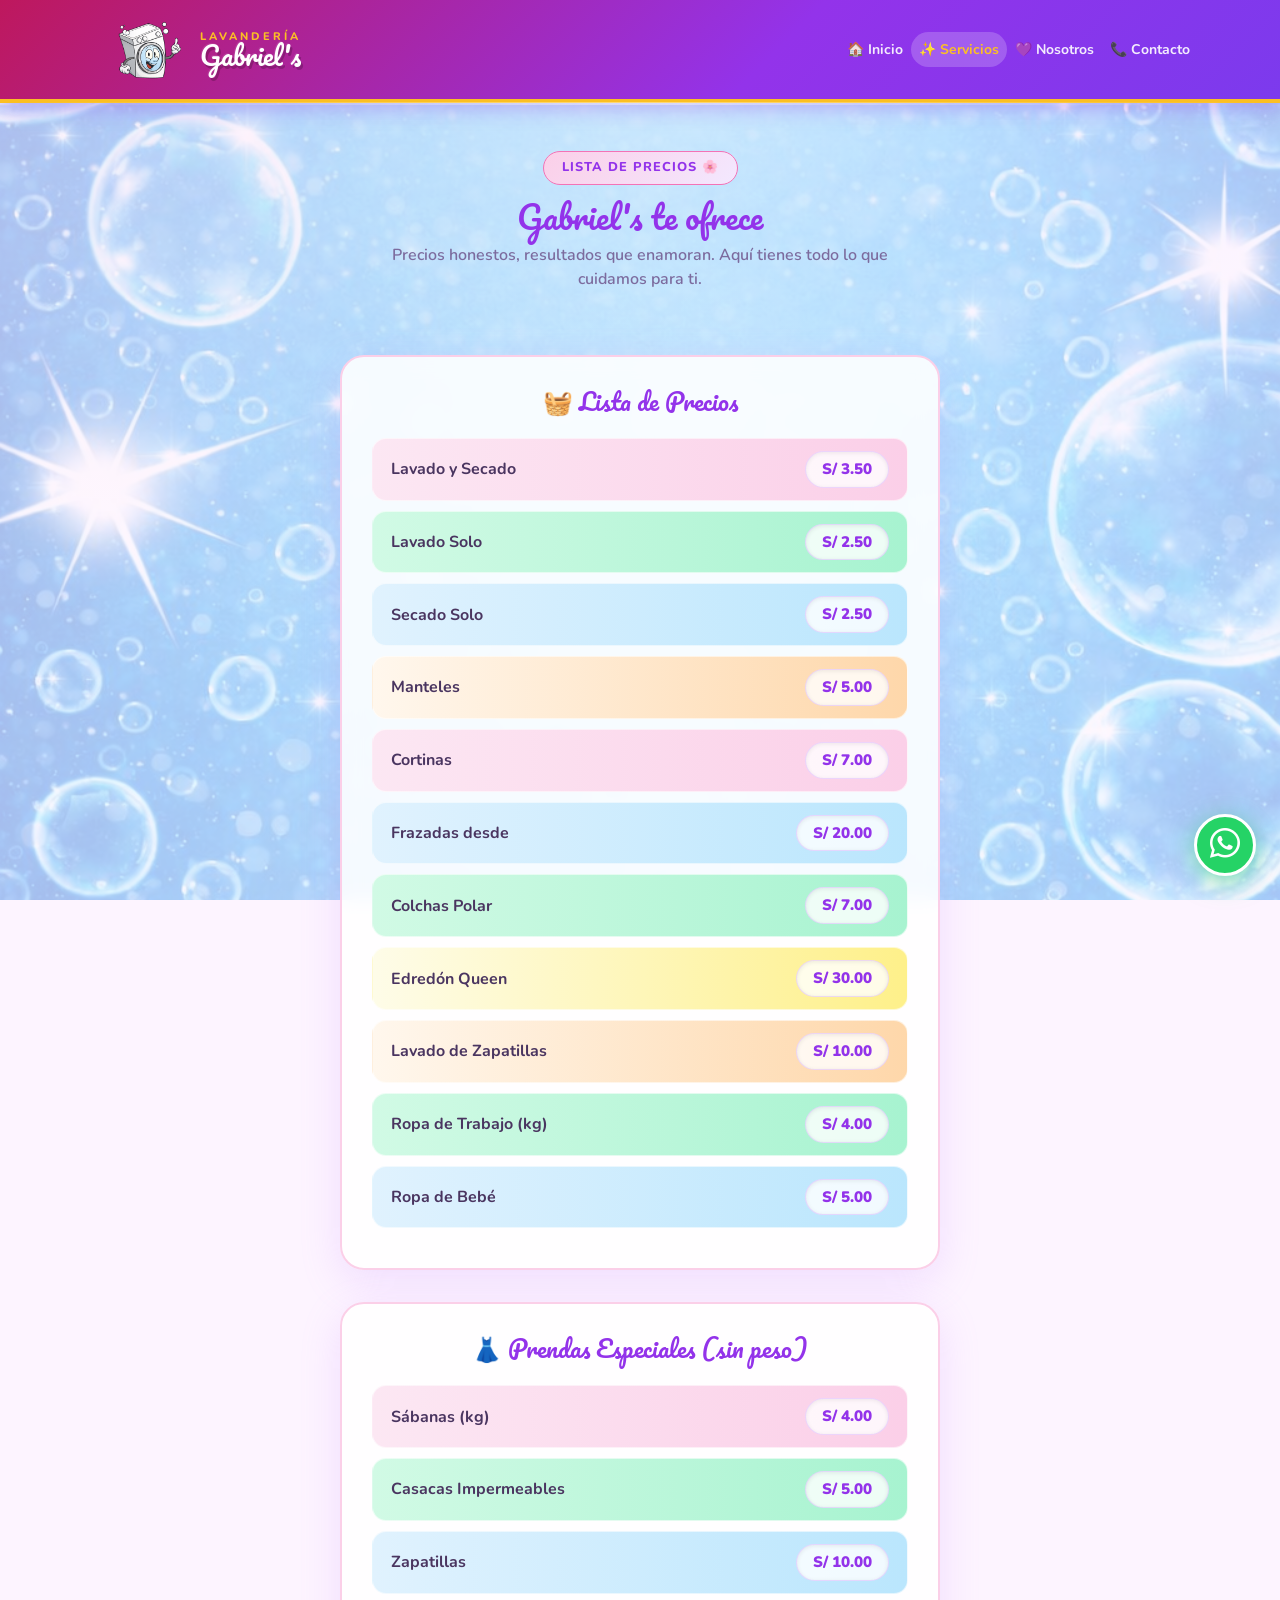
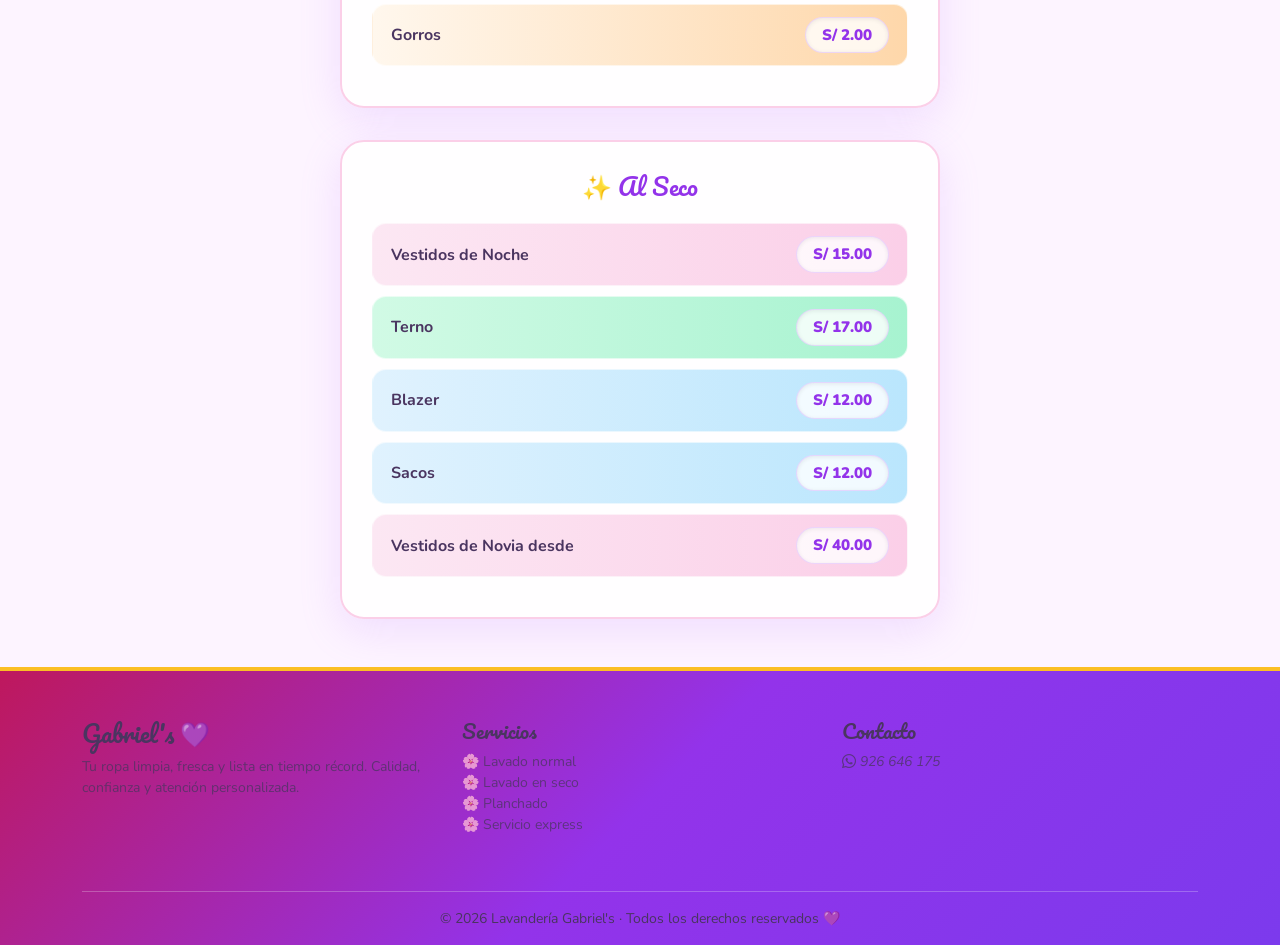
<file: servicios.html>
<!DOCTYPE html>
<html lang="es">

<head>
    <meta charset="UTF-8">
    <meta name="viewport" content="width=device-width, initial-scale=1.0">
    <title>Servicios — Lavandería Gabriel's</title>
    <link href="https://cdn.jsdelivr.net/npm/bootstrap@5.3.8/dist/css/bootstrap.min.css" rel="stylesheet"
        integrity="sha384-sRIl4kxILFvY47J16cr9ZwB07vP4J8+LH7qKQnuqkuIAvNWLzeN8tE5YBujZqJLB" crossorigin="anonymous">
    <link rel="stylesheet" href="https://cdn.jsdelivr.net/npm/bootstrap-icons@1.13.1/font/bootstrap-icons.min.css">
    <link rel="stylesheet" href="styles.css">
</head>

<body>

    <nav class="navbar navbar-expand-lg lavanav">
        <div class="container">
            <a class="navbar-brand d-flex align-items-center gap-2" href="index.html">
                <img src="img/logotipo01.png" alt="logo" width="110">
                <div class="d-flex flex-column">
                    <span class="brand-top">Lavandería</span>
                    <span class="brand-name">Gabriel's</span>
                </div>
            </a>
            <button class="navbar-toggler" type="button" data-bs-toggle="collapse" data-bs-target="#menu">
                <span class="navbar-toggler-icon"></span>
            </button>
            <div class="collapse navbar-collapse" id="menu">
                <ul class="navbar-nav ms-auto">
                    <li class="nav-item"><a class="nav-link" href="index.html">🏠 Inicio</a></li>
                    <li class="nav-item"><a class="nav-link activo-real" href="servicios.html">✨ Servicios</a></li>
                    <li class="nav-item"><a class="nav-link" href="nosotros.html">💜 Nosotros</a></li>
                    <li class="nav-item"><a class="nav-link" href="contacto.html">📞 Contacto</a></li>
                </ul>
            </div>
        </div>
        
    </nav>

    <main>

        <!-- INTRO -->
        <section class="container py-5 text-center fade-in">
            <span class="section-badge">Lista de precios 🌸</span>
            <h2 class="section-title">Gabriel's te ofrece</h2>
            <p style="color:var(--texto-claro); font-weight:600; max-width:550px; margin:0 auto;">
                Precios honestos, resultados que enamoran. Aquí tienes todo lo que cuidamos para ti.
            </p>
        </section>

        <!-- CARTEL 1 -->
        <section class="container py-3">
            <div class="cartel-precios fade-in">
                <h2 class="titulo-cartel">🧺 Lista de Precios</h2>
                <div class="item rosa"><span>Lavado y Secado</span><span>S/ 3.50</span></div>
                <div class="item verde"><span>Lavado Solo</span><span>S/ 2.50</span></div>
                <div class="item celeste"><span>Secado Solo</span><span>S/ 2.50</span></div>
                <div class="item naranja"><span>Manteles</span><span>S/ 5.00</span></div>
                <div class="item rosa"><span>Cortinas</span><span>S/ 7.00</span></div>
                <div class="item celeste"><span>Frazadas desde</span><span>S/ 20.00</span></div>
                <div class="item verde"><span>Colchas Polar</span><span>S/ 7.00</span></div>
                <div class="item amarillo"><span>Edredón Queen</span><span>S/ 30.00</span></div>
                <div class="item naranja"><span>Lavado de Zapatillas</span><span>S/ 10.00</span></div>
                <div class="item verde"><span>Ropa de Trabajo (kg)</span><span>S/ 4.00</span></div>
                <div class="item celeste"><span>Ropa de Bebé</span><span>S/ 5.00</span></div>
            </div>
        </section>

        <!-- CARTEL 2 -->
        <section class="container py-3">
            <div class="cartel-precios fade-in">
                <h2 class="titulo-cartel">👗 Prendas Especiales (sin peso)</h2>
                <div class="item rosa"><span>Sábanas (kg)</span><span>S/ 4.00</span></div>
                <div class="item verde"><span>Casacas Impermeables</span><span>S/ 5.00</span></div>
                <div class="item celeste"><span>Zapatillas</span><span>S/ 10.00</span></div>
                <div class="item naranja"><span>Gorros</span><span>S/ 2.00</span></div>
            </div>
        </section>

        <!-- CARTEL 3 -->
        <section class="container py-3 pb-5">
            <div class="cartel-precios fade-in">
                <h2 class="titulo-cartel">✨ Al Seco</h2>
                <div class="item rosa"><span>Vestidos de Noche</span><span>S/ 15.00</span></div>
                <div class="item verde"><span>Terno</span><span>S/ 17.00</span></div>
                <div class="item celeste"><span>Blazer</span><span>S/ 12.00</span></div>
                <div class="item celeste"><span>Sacos</span><span>S/ 12.00</span></div>
                <div class="item rosa"><span>Vestidos de Novia desde</span><span>S/ 40.00</span></div>
            </div>
        </section>

    </main>

    <a href="https://wa.me/51926646175" class="whatsapp-btn" title="Escríbenos por WhatsApp">
        <i class="bi bi-whatsapp"></i>
    </a>

    <footer class="pt-5 pb-3">
        <div class="container">
            <div class="row">
                <div class="col-md-4 mb-4">
                    <h4>Gabriel's 💜</h4>
                    <p class="small opacity-75">Tu ropa limpia, fresca y lista en tiempo récord. Calidad, confianza y
                        atención personalizada.</p>
                </div>
                <div class="col-md-4 mb-4">
                    <h5>Servicios</h5>
                    <ul class="list-unstyled small opacity-75">
                        <li>🌸 Lavado normal</li>
                        <li>🌸 Lavado en seco</li>
                        <li>🌸 Planchado</li>
                        <li>🌸 Servicio express</li>
                    </ul>
                </div>
                <div class="col-md-4 mb-4">
                    <h5>Contacto</h5>
                    <p class="mb-1 small opacity-75"><i class="bi bi-whatsapp"> 926 646 175</i></p>

                </div>
            </div>
            <hr class="border-light opacity-25">
            <div class="text-center small opacity-60">© 2026 Lavandería Gabriel's · Todos los derechos reservados 💜
            </div>
        </div>
    </footer>

    <script src="https://cdn.jsdelivr.net/npm/bootstrap@5.3.8/dist/js/bootstrap.bundle.min.js"
        integrity="sha384-FKyoEForCGlyvwx9Hj09JcYn3nv7wiPVlz7YYwJrWVcXK/BmnVDxM+D2scQbITxI"
        crossorigin="anonymous"></script>
    <script src="apps.js"></script>
</body>

</html>
</file>
<file: styles.css>
@import url('https://fonts.googleapis.com/css2?family=Pacifico&family=Nunito:wght@400;600;700;800;900&display=swap');

/* ══ VARIABLES ══ */
:root {
    --rosa:        #f472b6;
    --rosa-claro:  #fce7f3;
    --rosa-medio:  #fbcfe8;
    --lila:        #c084fc;
    --lila-oscuro: #9333ea;
    --lila-claro:  #f3e8ff;
    --azul-bebe:   #bae6fd;
    --menta:       #bbf7d0;
    --dorado:      #fbbf24;
    --dorado-soft: #fef3c7;
    --blanco:      #ffffff;
    --gris-suave:  #fdf4ff;
    --texto:       #4a3560;
    --texto-claro: #7c6b9e;
    --sombra:      rgba(196, 130, 252, 0.18);
}

/* ══ BASE ══ */
* { 
    box-sizing: border-box; 
    margin: 0; 
    padding: 0; 
}

body {
    font-family: 'Nunito', sans-serif;
    background: var(--gris-suave);
    color: var(--texto);
    overflow-x: hidden;
}

/* Fondo con burbujas animadas en el body */
body::before {
    content: '';
    position: fixed;
    inset: 0;
    background:
        radial-gradient(ellipse at 15% 20%, rgba(244,114,182,0.12) 0%, transparent 50%),
        radial-gradient(ellipse at 85% 10%, rgba(192,132,252,0.12) 0%, transparent 50%),
        radial-gradient(ellipse at 50% 90%, rgba(186,230,253,0.15) 0%, transparent 50%),
        url('img/fondo-burbujas.png') center/cover;
    opacity: 0.35;
    pointer-events: none;
    z-index: 0;
}

main, nav, footer { position: relative; z-index: 1; }

/* ══ NAVBAR ══ */
.lavanav {
    background: linear-gradient(135deg, #be185d 0%, #9333ea 60%, #7c3aed 100%);
    border-bottom: 4px solid var(--dorado);
    padding: 8px 0;
    box-shadow: 0 4px 20px rgba(147,51,234,0.35);
}

.lavanav::after {
    content: '';
    position: absolute;
    bottom: -6px;
    left: 0; right: 0;
    height: 3px;
    background: linear-gradient(90deg, transparent, rgba(255,255,255,0.4), transparent);
}

.brand-top {
    font-family: 'Nunito', sans-serif;
    font-size: 11px;
    font-weight: 800;
    color: var(--dorado);
    letter-spacing: 3px;
    text-transform: uppercase;
    line-height: 1;
    display: block;
}

.brand-name {
    font-family: 'Pacifico', cursive;
    font-size: 26px;
    color: #fff;
    text-shadow:
        2px 3px 0 rgba(0,0,0,0.2),
        -1px -1px 0 rgba(255,255,255,0.1);
    line-height: 1;
}

.lavanav .nav-link {
    font-weight: 700;
    font-size: 14px;
    color: rgba(255,255,255,0.9) !important;
    padding: 7px 16px;
    border-radius: 50px;
    transition: all 0.25s ease;
    position: relative;
}

.lavanav .nav-link:hover,
.lavanav .nav-link.active {
    background: rgba(255,255,255,0.18);
    color: var(--dorado) !important;
}

.lavanav .nav-link.activo-real {
    background: rgba(255,255,255,0.2);
    color: var(--dorado) !important;
}

.btn-whatsapp {
    background: #25d366 !important;
    border: 2px solid #1aab52 !important;
    border-radius: 50px !important;
    font-weight: 800 !important;
    font-size: 13px !important;
    padding: 8px 20px !important;
    box-shadow: 0 4px 12px rgba(37,211,102,0.35) !important;
    color: #fff !important;
    transition: all 0.25s ease !important;
}

.btn-whatsapp:hover {
    transform: translateY(-2px);
    box-shadow: 0 6px 18px rgba(37,211,102,0.5) !important;
    background: #1aab52 !important;
}

.lavanav .navbar-toggler {
    border-color: rgba(255,255,255,0.5);
}
.lavanav .navbar-toggler-icon {
    filter: brightness(0) invert(1);
}

/* ══ HERO CAROUSEL ══ */
#heroCarousel {
    max-width: 1100px;
    margin: 28px auto;
    border-radius: 28px;
    overflow: hidden;
    box-shadow:
        0 30px 70px rgba(147,51,234,0.25),
        0 0 0 3px var(--dorado);
}

.carousel-slide {
    min-height: 460px;
    display: flex;
    align-items: center;
    justify-content: center;
    text-align: center;
    padding: 40px 20px;
}

.slide-1 {
    background: linear-gradient(135deg, #be185d, #9333ea, #7c3aed);
}
.slide-2 {
    background: linear-gradient(135deg, #db2777, #ec4899, #a855f7);
}
.slide-3 {
    background: linear-gradient(135deg, #9333ea, #6366f1, #0ea5e9);
}

.carousel-slide > div {
    background: rgba(255,255,255,0.13);
    backdrop-filter: blur(12px);
    border: 2px solid rgba(255,255,255,0.35);
    border-radius: 22px;
    padding: 36px 48px;
    max-width: 580px;
    animation: fadeInUp 0.6s ease;
}

@keyframes fadeInUp {
    from { opacity: 0; transform: translateY(30px); }
    to   { opacity: 1; transform: translateY(0); }
}

.carousel-icon {
    font-size: 3.2rem;
    color: var(--dorado);
    display: block;
    margin-bottom: 12px;
    filter: drop-shadow(0 2px 6px rgba(0,0,0,0.3));
}

.carousel-slide h1 {
    font-family: 'Pacifico', cursive;
    font-size: 2.2rem;
    color: #fff;
    text-shadow: 0 3px 10px rgba(0,0,0,0.3);
    margin-bottom: 12px;
}

.carousel-slide p {
    color: rgba(255,255,255,0.9);
    font-size: 1.05rem;
    margin-bottom: 24px;
}

.carousel-slide .btn-light {
    font-family: 'Nunito', sans-serif;
    font-weight: 800;
    border-radius: 50px;
    padding: 12px 32px;
    font-size: 0.95rem;
    color: var(--lila-oscuro);
    box-shadow: 0 6px 18px rgba(0,0,0,0.25);
    transition: all 0.25s ease;
}
.carousel-slide .btn-light:hover {
    transform: translateY(-3px) scale(1.03);
    box-shadow: 0 10px 28px rgba(0,0,0,0.3);
}

/* ══ ALERTAS PROMO ══ */
.promo-banner {
    background: linear-gradient(135deg, var(--rosa-claro), var(--lila-claro));
    border: 2px solid var(--rosa);
    border-radius: 18px;
    padding: 14px 22px;
    display: flex;
    align-items: center;
    gap: 12px;
    font-weight: 700;
    color: var(--lila-oscuro);
    margin-bottom: 12px;
    box-shadow: 0 4px 16px var(--sombra);
    position: relative;
    overflow: hidden;
}

.promo-banner::before {
    content: '✨';
    font-size: 1.4rem;
    flex-shrink: 0;
}

.promo-banner .btn-close {
    margin-left: auto;
    opacity: 0.5;
}

.promo-banner.info {
    background: linear-gradient(135deg, var(--azul-bebe), #e0f2fe);
    border-color: #7dd3fc;
    color: #0369a1;
}

/* ══ SECCIÓN TÍTULOS ══ */
.section-title {
    font-family: 'Pacifico', cursive;
    font-size: 2rem;
    color: var(--lila-oscuro);
    margin-bottom: 8px;
}

.section-badge {
    display: inline-block;
    background: linear-gradient(135deg, var(--rosa-medio), var(--lila-claro));
    color: var(--lila-oscuro);
    font-weight: 800;
    font-size: 0.8rem;
    padding: 6px 18px;
    border-radius: 50px;
    letter-spacing: 1px;
    text-transform: uppercase;
    margin-bottom: 12px;
    border: 1px solid var(--rosa);
}

/* ══ SERVICE CARDS ══ */
.service-card {
    border-radius: 24px;
    border: 2px solid var(--rosa-medio);
    background: rgba(255,255,255,0.85);
    backdrop-filter: blur(8px);
    padding: 28px 20px;
    text-align: center;
    transition: all 0.3s ease;
    box-shadow: 0 8px 24px var(--sombra);
    height: 100%;
}

.service-card:hover {
    transform: translateY(-10px) scale(1.02);
    box-shadow: 0 20px 48px rgba(192,132,252,0.28);
    border-color: var(--lila);
}

.service-icon {
    width: 70px;
    height: 70px;
    border-radius: 50%;
    background: linear-gradient(135deg, var(--rosa-claro), var(--lila-claro));
    display: flex;
    align-items: center;
    justify-content: center;
    margin: 0 auto 18px;
    font-size: 1.8rem;
    border: 2px solid var(--rosa-medio);
    box-shadow: 0 4px 12px var(--sombra);
}

.service-card h5 {
    font-weight: 900;
    color: var(--lila-oscuro);
    margin-bottom: 8px;
    font-size: 1.1rem;
}

.service-card p {
    font-size: 0.88rem;
    color: var(--texto-claro);
}

/* ══ PRICE CARDS ══ */
#precios {
    background: linear-gradient(135deg, rgba(244,114,182,0.08), rgba(192,132,252,0.1));
    border-radius: 32px;
    padding: 60px 20px;
    margin: 40px auto;
    max-width: 1200px;
    box-shadow: 0 20px 60px rgba(192,132,252,0.18);
}

.price-card {
    border-radius: 24px;
    border: 2px solid var(--rosa-medio);
    background: rgba(255,255,255,0.82);
    backdrop-filter: blur(10px);
    padding: 32px 24px;
    text-align: center;
    transition: all 0.3s ease;
    box-shadow: 0 8px 24px var(--sombra);
    height: 100%;
}

.price-card:hover {
    transform: translateY(-10px);
    box-shadow: 0 22px 50px rgba(192,132,252,0.3);
}

.price-card.featured {
    background: linear-gradient(135deg, #fdf4ff, #fce7f3);
    border: 3px solid var(--rosa);
    transform: scale(1.04);
}

.price-card.featured:hover {
    transform: scale(1.04) translateY(-10px);
}

.price-amount {
    font-family: 'Pacifico', cursive;
    font-size: 3rem;
    color: var(--lila-oscuro);
    line-height: 1;
    margin: 10px 0 4px;
}

.price-badge {
    background: linear-gradient(135deg, var(--rosa), var(--lila));
    color: #fff;
    font-size: 0.75rem;
    font-weight: 800;
    padding: 4px 14px;
    border-radius: 50px;
    letter-spacing: 0.5px;
}

/* ══ PROCESO STEPS ══ */
.step-circle {
    width: 52px;
    height: 52px;
    border-radius: 50%;
    background: linear-gradient(135deg, var(--rosa), var(--lila));
    color: #fff;
    font-family: 'Pacifico', cursive;
    font-size: 1.3rem;
    display: flex;
    align-items: center;
    justify-content: center;
    margin: 0 auto 14px;
    box-shadow: 0 6px 18px rgba(192,132,252,0.4);
    border: 3px solid #fff;
}

/* ══ CARTEL PRECIOS (servicios.html) ══ */
.cartel-precios {
    background: rgba(255,255,255,0.88);
    backdrop-filter: blur(10px);
    padding: 30px;
    border-radius: 24px;
    max-width: 600px;
    margin: auto;
    box-shadow: 0 12px 40px rgba(192,132,252,0.2);
    border: 2px solid var(--rosa-medio);
}

.titulo-cartel {
    font-family: 'Pacifico', cursive;
    color: var(--lila-oscuro);
    text-align: center;
    margin-bottom: 22px;
    font-size: 1.5rem;
}

.item {
    display: flex;
    justify-content: space-between;
    align-items: center;
    padding: 12px 18px;
    margin-bottom: 10px;
    border-radius: 14px;
    font-weight: 700;
    color: var(--texto);
    transition: transform 0.2s ease, box-shadow 0.2s ease;
    border: 1px solid rgba(255,255,255,0.6);
}

.item:hover {
    transform: translateX(6px);
    box-shadow: 4px 4px 16px rgba(192,132,252,0.2);
}

.item span:last-child {
    background: rgba(255,255,255,0.8);
    padding: 6px 16px;
    border-radius: 50px;
    font-weight: 900;
    font-size: 0.95rem;
    color: var(--lila-oscuro);
    box-shadow: inset 0 1px 4px rgba(0,0,0,0.08);
    min-width: 80px;
    text-align: center;
    border: 1px solid rgba(192,132,252,0.3);
}

.rosa    { background: linear-gradient(90deg, #fce7f3, #fbcfe8); }
.verde   { background: linear-gradient(90deg, #d1fae5, #a7f3d0); }
.celeste { background: linear-gradient(90deg, #e0f2fe, #bae6fd); }
.naranja { background: linear-gradient(90deg, #fff7ed, #fed7aa); }
.amarillo{ background: linear-gradient(90deg, #fefce8, #fef08a); }

/* ══ FAQ ACCORDION ══ */
.accordion-item {
    background: transparent;
    border: none;
    border-bottom: 1px solid var(--rosa-medio) !important;
}

.accordion-button {
    font-family: 'Nunito', sans-serif;
    font-weight: 700;
    background: rgba(255,255,255,0.7) !important;
    color: var(--texto) !important;
    border-radius: 14px !important;
    margin-bottom: 4px;
    backdrop-filter: blur(6px);
}

.accordion-button:not(.collapsed) {
    background: linear-gradient(135deg, var(--rosa), var(--lila)) !important;
    color: #fff !important;
    box-shadow: 0 4px 16px rgba(192,132,252,0.3) !important;
}

.accordion-button::after {
    filter: hue-rotate(280deg) saturate(2);
}

.accordion-button:not(.collapsed)::after {
    filter: brightness(0) invert(1);
}

.accordion-body {
    background: rgba(255,255,255,0.6);
    backdrop-filter: blur(6px);
    color: var(--texto-claro);
    font-weight: 600;
    border-radius: 0 0 14px 14px;
}

/* ══ CONTACT CARDS ══ */
.card {
    background: rgba(255,255,255,0.8) !important;
    backdrop-filter: blur(10px);
    border: 2px solid var(--rosa-medio) !important;
    border-radius: 24px !important;
    box-shadow: 0 8px 28px var(--sombra) !important;
    transition: all 0.3s ease !important;
}

.card:hover {
    transform: translateY(-5px);
    box-shadow: 0 16px 40px rgba(192,132,252,0.25) !important;
}

.form-control,
.form-select {
    background: rgba(255,255,255,0.8) !important;
    border: 2px solid var(--rosa-medio) !important;
    border-radius: 14px !important;
    font-family: 'Nunito', sans-serif;
    font-weight: 600;
    color: var(--texto);
    padding: 12px 16px;
}

.form-control:focus,
.form-select:focus {
    border-color: var(--lila) !important;
    box-shadow: 0 0 0 0.2rem rgba(192,132,252,0.25) !important;
    background: #fff !important;
}

.form-label {
    font-weight: 800;
    color: var(--lila-oscuro);
    font-size: 0.9rem;
}

/* Botón principal */
.btn-primary {
    background: linear-gradient(135deg, var(--rosa), var(--lila)) !important;
    border: none !important;
    font-weight: 800 !important;
    border-radius: 50px !important;
    padding: 12px 28px !important;
    box-shadow: 0 6px 18px rgba(192,132,252,0.4) !important;
    transition: all 0.25s ease !important;
}
.btn-primary:hover {
    transform: translateY(-2px) !important;
    box-shadow: 0 10px 28px rgba(192,132,252,0.5) !important;
    filter: brightness(1.05) !important;
}

.btn-outline-primary {
    border: 2px solid var(--lila) !important;
    color: var(--lila-oscuro) !important;
    font-weight: 800 !important;
    border-radius: 50px !important;
}
.btn-outline-primary:hover {
    background: linear-gradient(135deg, var(--rosa), var(--lila)) !important;
    color: #fff !important;
    border-color: transparent !important;
}

.btn-success {
    background: #25d366 !important;
    border: none !important;
    font-weight: 800 !important;
    border-radius: 50px !important;
    box-shadow: 0 6px 18px rgba(37,211,102,0.35) !important;
}
.btn-success:hover {
    transform: translateY(-2px) !important;
    box-shadow: 0 10px 24px rgba(37,211,102,0.5) !important;
    background: #1aab52 !important;
}

/* ══ HORARIO ROWS ══ */
.horario-row {
    padding: 10px 0;
    border-bottom: 1px dashed var(--rosa-medio);
    font-weight: 600;
    color: var(--texto-claro);
}
.horario-row:last-child { border-bottom: none; }
.horario-row .fw-semibold { color: var(--lila-oscuro); }

/* ══ NOSOTROS ══ */
.nosotros-img {
    border-radius: 28px;
    border: 4px solid var(--rosa-medio);
    box-shadow: 0 20px 50px rgba(192,132,252,0.25);
}

.valor-icon {
    width: 64px;
    height: 64px;
    background: linear-gradient(135deg, var(--rosa-claro), var(--lila-claro));
    border-radius: 50%;
    display: flex;
    align-items: center;
    justify-content: center;
    font-size: 1.7rem;
    margin: 0 auto 10px;
    border: 2px solid var(--rosa-medio);
    box-shadow: 0 4px 14px var(--sombra);
}

/* ══ TOAST ══ */
.toast {
    background: linear-gradient(135deg, var(--lila-oscuro), var(--rosa)) !important;
    border: none !important;
    border-radius: 18px !important;
    backdrop-filter: blur(10px);
    box-shadow: 0 8px 28px rgba(147,51,234,0.4) !important;
}

/* ══ WHATSAPP FLOTANTE ══ */
.whatsapp-btn {
    position: fixed;
    bottom: 24px;
    right: 24px;
    background: #25d366;
    color: #fff;
    border-radius: 50%;
    width: 62px;
    height: 62px;
    display: flex;
    align-items: center;
    justify-content: center;
    font-size: 30px;
    text-decoration: none;
    box-shadow: 0 6px 24px rgba(37,211,102,0.5);
    z-index: 999;
    transition: all 0.3s ease;
    border: 3px solid #fff;
    animation: pulse-wa 2.5s infinite;
}

.whatsapp-btn:hover {
    transform: scale(1.12);
    color: #fff;
    background: #1aab52;
}

@keyframes pulse-wa {
    0%   { box-shadow: 0 0 0 0 rgba(37,211,102,0.5); }
    70%  { box-shadow: 0 0 0 14px rgba(37,211,102,0); }
    100% { box-shadow: 0 0 0 0 rgba(37,211,102,0); }
}

/* ══ FOOTER ══ */
footer {
    background: linear-gradient(135deg, #be185d, #9333ea, #7c3aed) !important;
    border-top: 4px solid var(--dorado);
    position: relative;
    z-index: 1;
}

footer h4, footer h5 { font-family: 'Pacifico', cursive; }
footer a.text-white { transition: color 0.2s ease; }
footer a.text-white:hover { color: var(--dorado) !important; }

/* ══ RESPONSIVE ══ */
@media (max-width: 768px) {
    #heroCarousel { margin: 12px; }
    .carousel-slide { min-height: 380px; }
    .carousel-slide > div { padding: 24px 22px; }
    .carousel-slide h1 { font-size: 1.7rem; }
    .section-title { font-size: 1.6rem; }
    .item { flex-direction: column; align-items: flex-start; gap: 6px; }
    .item span:last-child { align-self: flex-end; }
}

/* ══ ANIMACIONES ENTRADA ══ */
.fade-in {
    opacity: 0;
    transform: translateY(24px);
    transition: opacity 0.5s ease, transform 0.5s ease;
}
.fade-in.visible {
    opacity: 1;
    transform: translateY(0);
}
</file>
